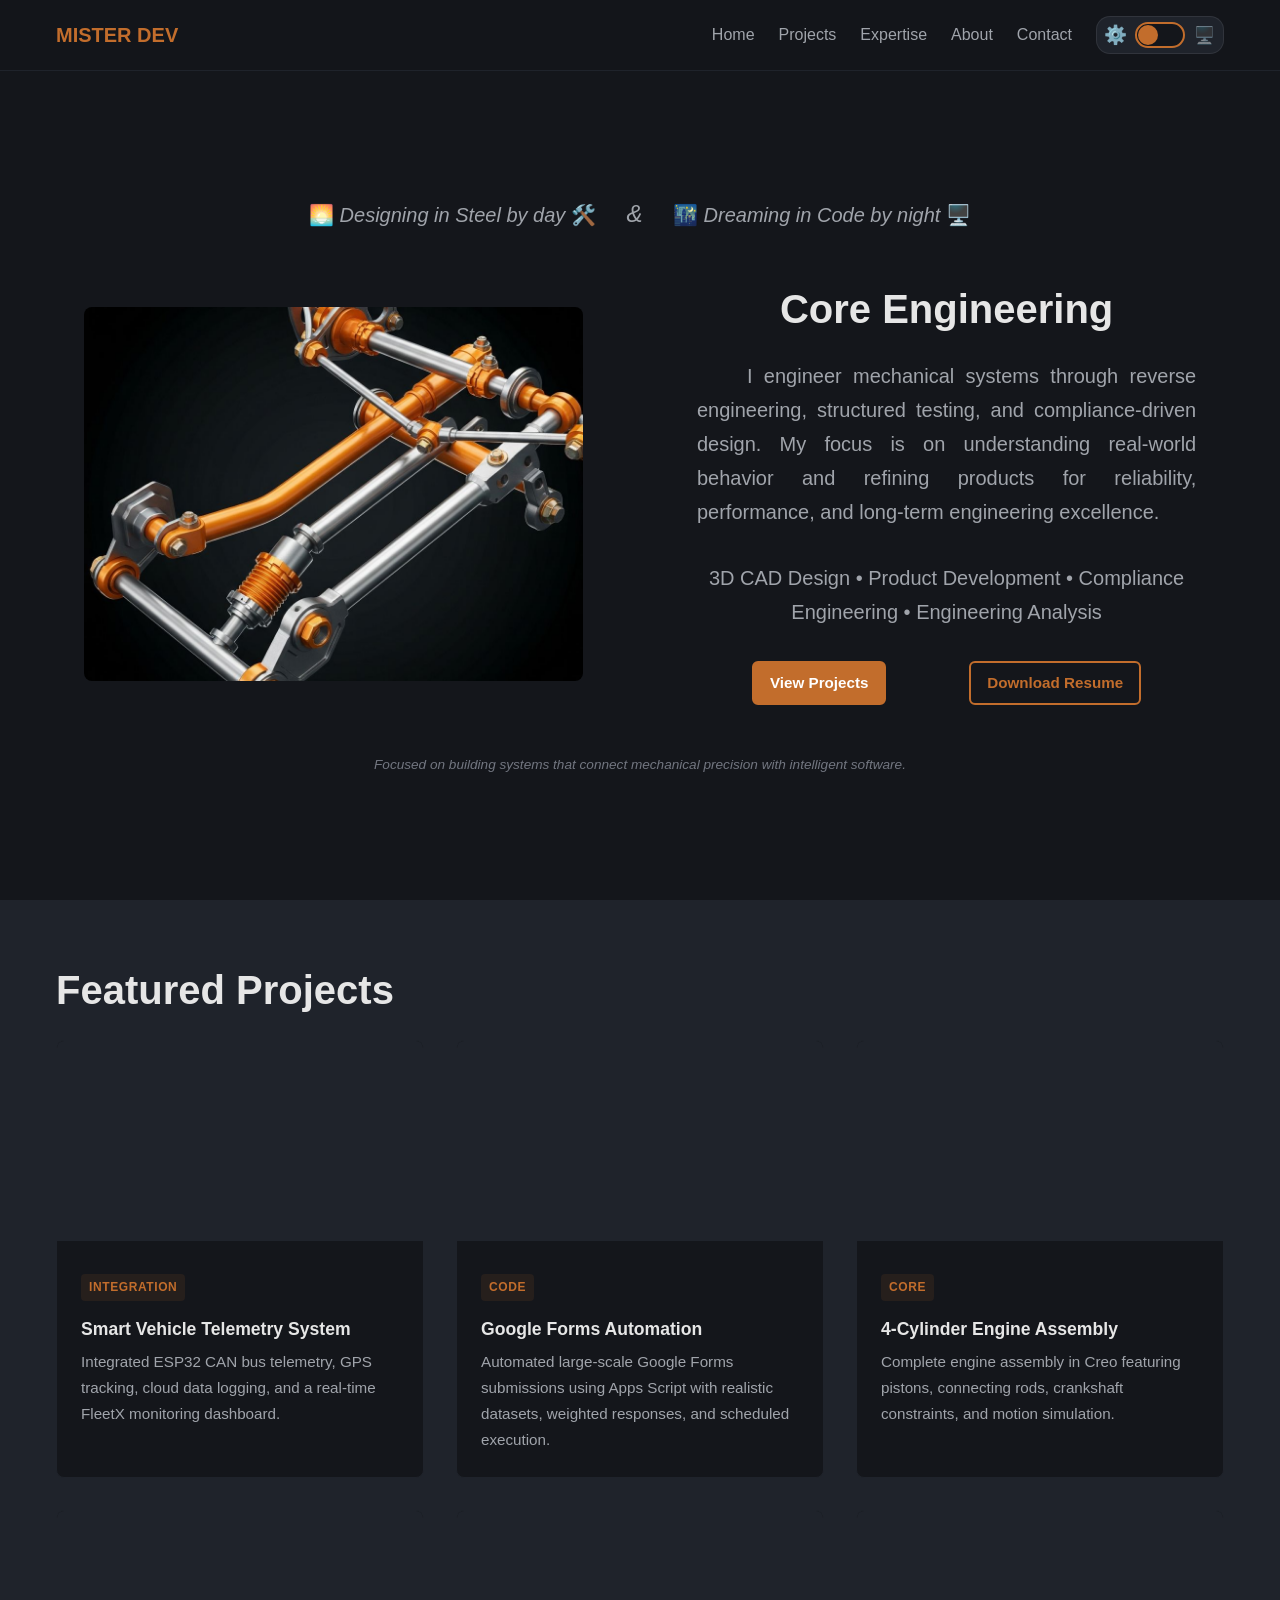
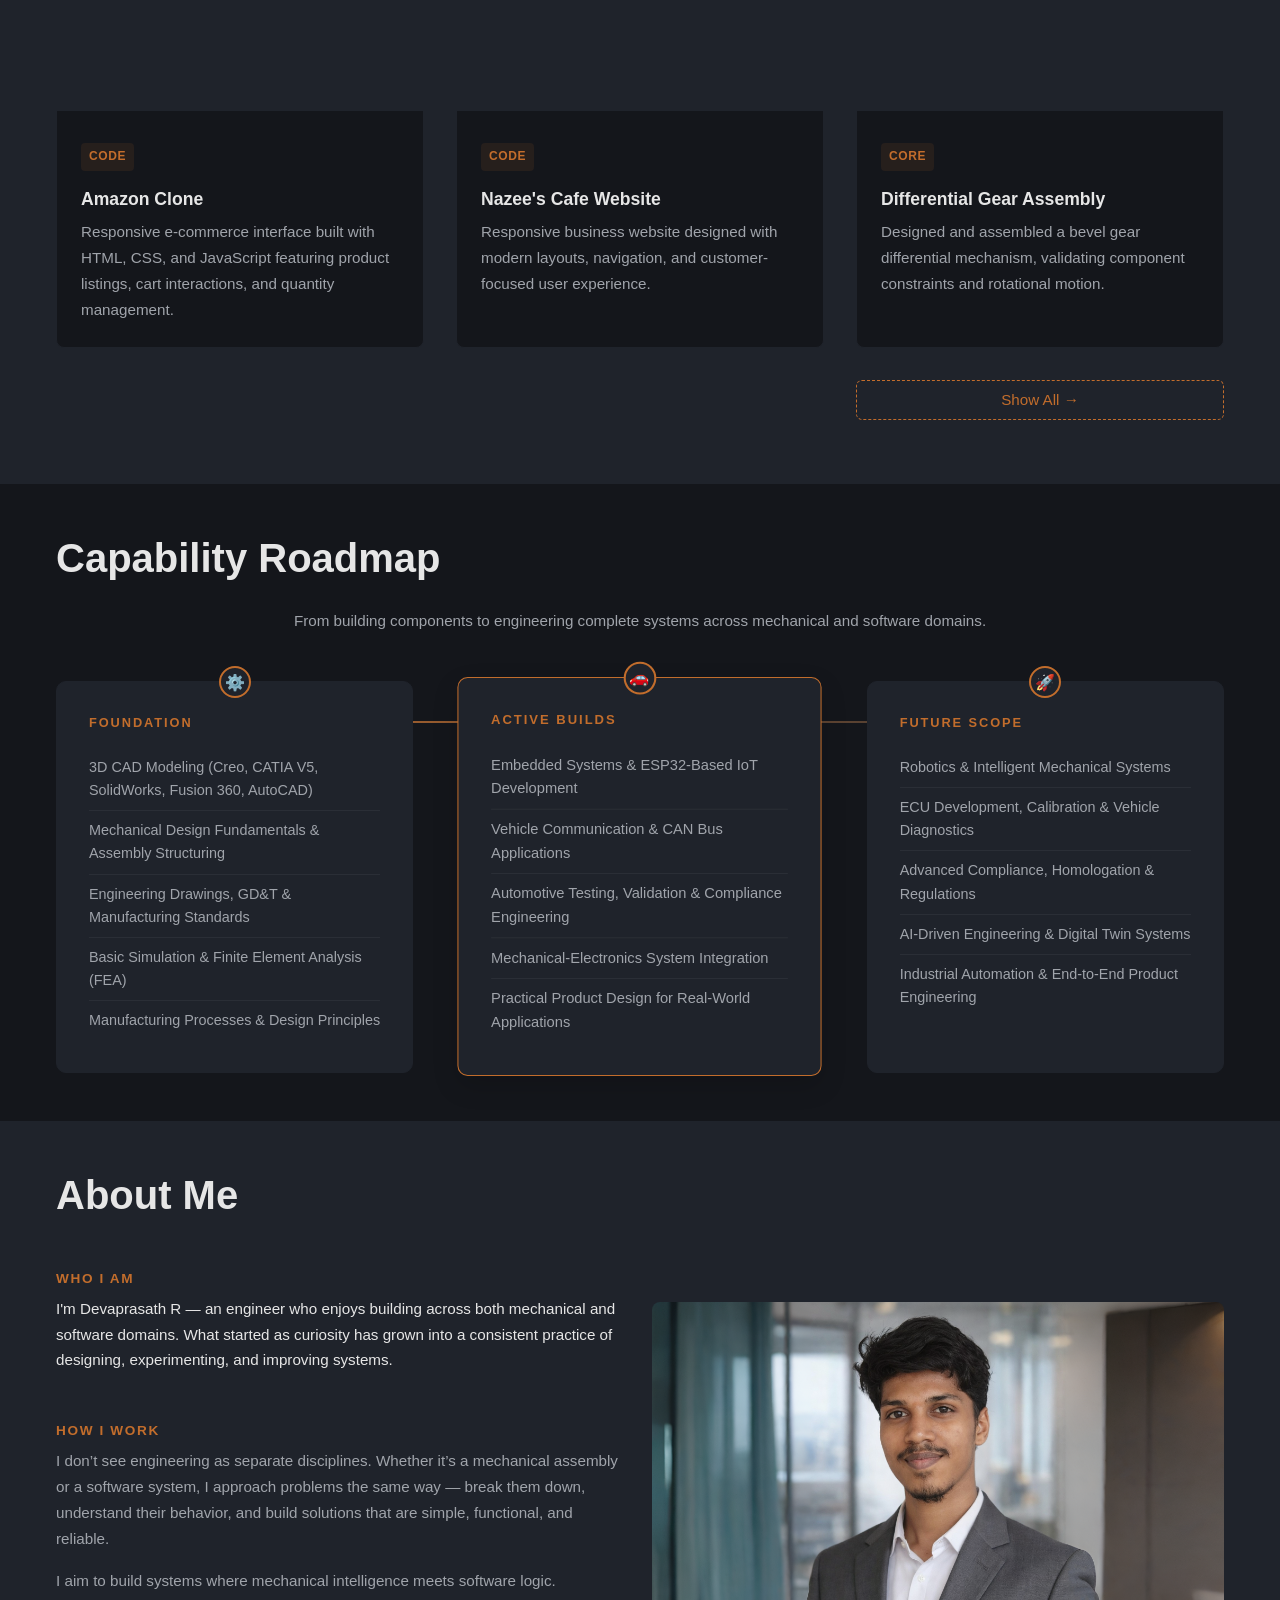
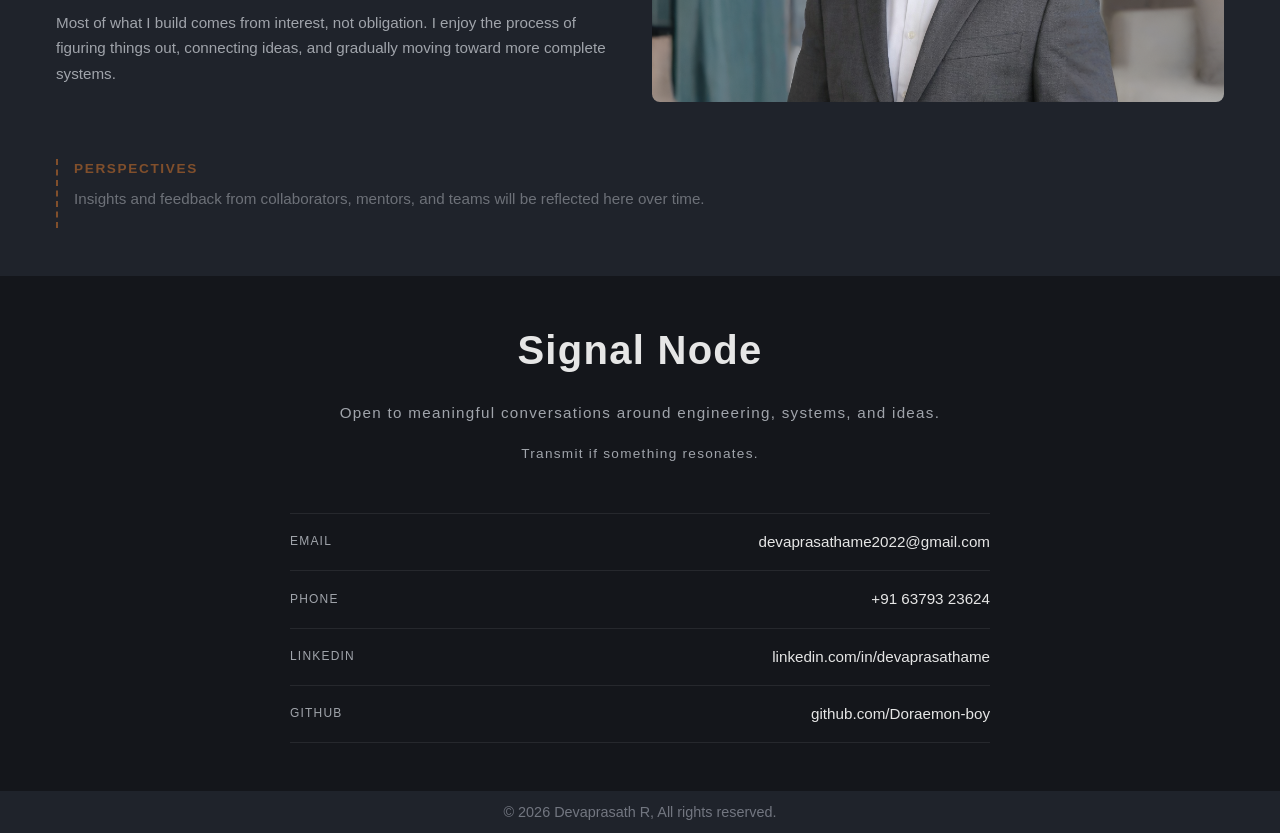
<file: public/index.html>
<!DOCTYPE html>
<html lang="en">
<head>
  <meta charset="UTF-8" />
  <meta name="viewport" content="width=device-width, initial-scale=1.0" />
  <title>Devaprasath R | Engineer Portfolio</title>
  <meta name="description" content="Engineering portfolio showcasing expertise in core engineering and code engineering." />
  <link rel="stylesheet" href="./css/styles.css" />
</head>
<body data-mode="Core">
  <!-- Navigation -->
  <nav>
    <div class="container">
      <div class="nav-logo"><a href="#about">MISTER DEV</a></div>
      <div class="nav-menu">
        <div class="mode-switcher">
          <div class="mode-icon" id="modeLabelCore">⚙️</div>
          <button class="mode-toggle" id="modeToggle" ></button>
          <div class="mode-icon" id="modeLabelCode">🖥️</div>
        </div>
        <ul class="nav-links" id="navLinks">
          <li><a href="#heroSection">Home</a></li>
          <li><a href="#projectsSection">Projects</a></li>
          <li><a href="#expertiseSection">Expertise</a></li>
          <li><a href="#aboutSection">About</a></li>
          <li><a href="#contactSection">Contact</a></li>
        </ul>
        <button class="nav-toggle" id="navToggle" aria-label="Toggle navigation">☰</button>
      </div>
    </div>
  </nav>

  <!-- Main -->
  <main>
    <!-- Hero Section -->
    <section id="heroSection" class="hero-section">
      <div class="container">
        <!-- Quote 1 -->
        <p class="hero-quote" id="heroMainQuote">
          <span class="quote1logo quote1text">🌅</span>
          <span class="quote1text">Designing in Steel by day</span>
          <span class="quote1logo quote1text">🛠️</span>
          <br class="mobile-br">
          <span class="quote1span">&</span>
          <br class="mobile-br">
          <span class="quote1logo quote1text">🌃</span>
          <span class="quote1text">Dreaming in Code by night</span>
          <span class="quote1logo quote1text">🖥️</span>
        </p>

        <!-- Main Layout -->
        <div class="hero-layout">
          <div class="hero-image">
            <img id="heroImage" src="" alt="Engineering" />
          </div>

          <div class="hero-text">

            <!-- Title -->
            <h2 id="heroTitle" class="hero-title"></h2>

            <!-- Description -->
            <p class="hero-description" id="heroDescription"></p>

            <!-- Intrests -->
            <p class="hero-interests" id="heroInterests"></p>

            <!-- Actions -->
            <div class="hero-actions">
              <a href="#projects" class="btn btn-primary">View Projects</a>
              <a href="./resume.pdf" class="btn btn-outline">Download Resume</a>
            </div>
          </div>
        </div>
        
        <!-- Quote 2 -->
        <p class="hero-quote" id="heroEndQuote">Focused on building systems that connect mechanical precision with intelligent software.</p>
      </div>
    </section>

   <!-- Projects Section -->
    <section id="projectsSection" class="projects-section">
      <div class="container">
        <div class="project-title">
          <h2>Featured Projects</h2>
        </div>
    
        <div class="projects-grid">
          <!-- Projects list -->
          <div id="projectWrapper" class="project-wrapper">
            <!-- JS will generate all projects here -->
          </div>

          <!-- Show All Button -->
          <div class="show-all-card" id="showAllBtn">
              <h3>Show All </h3>
          </div>
  
          <!-- Popup Modal -->
          <div id="projectsModal" class="projects-modal">
            <div class="modal-content">
              <div class="modal-header">
                <h3>All Projects</h3>

                <button id="closeBtn" class="modal-close" aria-label="Close">&times;</button>
              </div>
  
              <div class="modal-grid" id="modalGrid">
                <!-- JS will clone all projects here -->
              </div>
            </div>
          </div>
        </div>
      </div>
    </section>

    <!-- Expertise Section -->
    <section id="expertiseSection" class="expertise-section">
      <div class="container">

        <div class="expertise-title">
          <h2>Capability Roadmap</h2>
          <p class="expertise-subtitle">
            From building components to engineering complete systems across mechanical and software domains.
          </p>
        </div>

        <div id="expertiseMap" class="expertise-map">

          <!-- FOUNDATION -->

          <!-- ACTIVE BUILD -->

          <!-- FUTURE -->

        </div>
      </div>
    </section>

    <!-- About Section -->
    <section id="aboutSection" class="about-section">
      <div class="container">
        <div class="about-title">
          <h2>About Me</h2>
        </div>
    
        <div class="about-content">
          <div class="about-block">
            <!-- WHO I AM -->
            <div id="whoIAm"></div>

            <!-- HOW I WORK -->
            <div id="howIAm"></div>
          </div>
          <div class="about-block">          
            <!-- FUTURE / OTHERS VIEW -->
            <img src="./images/about-hero.png" alt="Devaprasath R" class="about-image" />
            <div id="perspectives" class="about-placeholder"></div>
          </div>
        </div>
      </div>
    </section>

    <!-- Contact Section -->    
    <section id="contactSection" class="contact-section">
      <div class="container">
        <!-- Contact header -->
        <div id="contactHeader" class="contact-title"></div>
        <!-- Contact panel -->
        <div id="contactPanel" class="contact-panel"></div>
      </div>
    </section>
  </main>

  <!-- Footer -->
  <footer>
    <div class="container">
      <p>&copy; 2026 Devaprasath R, All rights reserved.</p>
    </div>
  </footer>

  <!-- Scripts -->
  <script src="./js/main.js" type="module"></script>
</body>
</html>
</file>
<file: public/css/styles.css>
/* ============================================
   CSS RESET & NORMALIZE
   ============================================ */

*,
*::before,
*::after {
  margin: 0;
  padding: 0;
  box-sizing: border-box;
  scrollbar-width: thin;
}

/* ============================================
   DESIGN TOKENS - BASE + SEMANTIC
   ============================================ */

:root {
  /* BASE COLORS */
  --color-bg-primary: #14161b;
  --color-bg-secondary: #1f232b;

  --color-accent-primary: #c26d2c;
  --color-accent-light: #c26d2c1A;

  --color-accent-primary2: #3a7bd5;
  --color-accent-light2: #3a7bd51A;

  --color-text-primary: #e6e6e6;
  --color-text-secondary: #a0a4ab;
  --color-text-tertiary: #727680;

  --color-border: rgba(255, 255, 255, 0.08);

  /* SEMANTIC */
  --bg: var(--color-bg-primary);
  --surface: var(--color-bg-secondary);

  --text-primary: var(--color-text-primary);
  --text-secondary: var(--color-text-secondary);
  --text-tertiary: var(--color-text-tertiary);

  --accent: var(--color-accent-primary);
  --accent-light: var(--color-accent-light);

  --border: var(--color-border);
  --text-on-accent: #ffffff;

  /* SPACING */
  --spacing-xs: 4px;
  --spacing-sm: 8px;
  --spacing-md: 16px;
  --spacing-lg: 24px;
  --spacing-xl: 32px;
  --spacing-2xl: 48px;
  --spacing-3xl: 64px;

  /* TRANSITIONS */
  --transition-smooth: all 0.4s cubic-bezier(0.25, 0.46, 0.45, 0.94);
  --transition-fast: all 0.2s cubic-bezier(0.25, 0.46, 0.45, 0.94);
}

/* ============================================
   HTML and BODY
   ============================================ */

html {
  scrollbar-color: var(--accent) transparent;
  scroll-behavior: smooth;
  font-size: 100%;
}

html[data-mode="Code"] {
  --accent: var(--color-accent-primary2);
  --accent-light: var(--color-accent-light2);
}

body {
  font-family: -apple-system, BlinkMacSystemFont, 'Segoe UI', Roboto, Oxygen, Ubuntu, Cantarell, sans-serif;
  font-size: 16px;
  line-height: 1.6;
  color: var(--text-primary);
  background-color: var(--bg);
  overflow-x: hidden;
}

/* ============================================
   TYPOGRAPHY
   ============================================ */

h1 {
  font-size: clamp(1.9rem, 5vw, 3.5rem);  
  font-weight: 700;
  line-height: 1.2;
  letter-spacing: -0.02em;
  color: var(--text-primary);
  margin-bottom: var(--spacing-lg);
}

h2 {
  font-size: clamp(1.75rem, 4vw, 2.5rem);
  font-weight: 600;
  line-height: 1.3;
  color: var(--text-primary);
  margin-bottom: var(--spacing-lg);
}

h3 {
  font-size: clamp(1.25rem, 3vw, 1.75rem);
  font-weight: 600;
  line-height: 1.4;
  color: var(--text-primary);
  margin-bottom: var(--spacing-md);
}

p {
  color: var(--text-secondary);
  margin-bottom: var(--spacing-md);
  line-height: 1.7;
}

a {
  color: var(--accent-primary);
  text-decoration: none;
  transition: var(--transition-fast);
}

a:hover {
  color: var(--accent-light);
}

/* ============================================
   LAYOUT UTILITIES
   ============================================ */

.container {
  max-width: 1200px;
  margin: 0 auto;
  padding: 0 var(--spacing-md);
}

@media (min-width: 640px) {
  .grid-cols-2 {
    grid-template-columns: repeat(2, 1fr);
  }
}

@media (min-width: 1024px) {
  .grid-cols-3 {
    grid-template-columns: repeat(3, 1fr);
  }
}

/* ============================================
   BUTTONS & INTERACTIVE ELEMENTS
   ============================================ */

.btn {
  padding: var(--spacing-sm) var(--spacing-md);
  border: none;
  border-radius: 6px;
  font-weight: 600;
  cursor: pointer;
  transition: var(--transition-smooth);
  font-size: 0.95rem;
}

.btn-primary {
  background-color: var(--accent);
  color: var(--text-on-accent);
  border: 2px solid var(--accent);
}

.btn-primary:hover {
  background-color: rgba(194, 109, 44, 0.75);
  color: var(--text-on-accent);
}

.btn-outline {
  background-color: transparent;
  border: 2px solid var(--accent);
  color: var(--accent);
}

.btn-outline:hover {
  background-color: rgba(194, 109, 44, 0.25);
  color: var(--text-on-accent);
}

.btn:active {
  transform: scale(0.97);
}

/* ============================================
   NAVBAR
   ============================================ */

nav {
  position: fixed;
  top: 0;
  left: 0;
  right: 0;
  background-color: rgba(20, 22, 27, 0.95);
  backdrop-filter: blur(10px);
  z-index: 1000;
  padding: var(--spacing-sm) 0;
  border-bottom: 1px solid var(--surface);
}

nav .container {
  display: flex;
  align-items: center;
  justify-content: space-between;
}

.nav-logo {
  font-size: 1.25rem;
  font-weight: 700;
  color: var(--accent);
  transition: var(--transition-fast);
  cursor: pointer;
}

.nav-logo:hover {
  opacity: 0.8;
}

.nav-menu {
  display: flex;
  align-items: center;
  gap: var(--spacing-lg);
}

.nav-links {
  display: none;
  list-style: none;
  flex-direction: column;
  gap: var(--spacing-lg);
}

.nav-links a {
  color: var(--text-secondary);
  font-weight: 500;
  transition: var(--transition-fast);
}

.nav-links a:hover {
  color: var(--accent);
}

.nav-toggle {
  display: block;
  background: none;
  border: none;
  color: var(--text-primary);
  font-size: 1.8rem;
  cursor: pointer;
  padding: var(--spacing-sm);
}

.nav-links.active {
  display: flex;
}

@media (max-width: 1023px) {
  .nav-links {
    position: absolute;
    top: 70px;
    right: 20px;
    background: var(--surface);
    padding: var(--spacing-md);
    border-radius: 8px;
    flex-direction: column;
    gap: var(--spacing-md);
    width: 200px;
  }
}

@media (min-width: 1024px) {
  nav{
    padding: var(--spacing-md) 0;
  }
  .nav-menu {
    flex-direction: row-reverse;
  }
  .nav-links {
    display: flex;
    flex-direction: row;
  }
  .nav-toggle{
    display: none;
  }
}

/* ============================================
   MODE SWITCHER
   ============================================ */

.mode-switcher {
  width: auto;
  gap: var(--spacing-sm);
  padding: var(--spacing-xs) var(--spacing-sm);
  display: flex;
  align-items: center;
  justify-content: space-evenly;
  background-color: var(--surface);
  border: 1px solid var(--border);
  border-radius: 14px;
}

.mode-icon {
  font-size: 1.1rem;
  opacity: 0.5;
  transform: scale(0.95);
  transition: var(--transition-fast);
}

body[data-mode="Core"] .mode-icon:first-child,
body[data-mode="Code"] .mode-icon:last-child {
  opacity: 1;
  transform: scale(1.05);
}

.mode-toggle {
  position: relative;
  width: 50px;
  height: 26px;
  background-color: var(--bg);
  border: 2px solid var(--accent);
  border-radius: 26px;
  cursor: pointer;
}

.mode-toggle::after {
  content: '';
  position: absolute;
  top: 6%;
  left: 3%;
  width: 20px;
  height: 20px;
  background-color: var(--accent);
  border-radius: 50%;
  transition: var(--transition-smooth);
}

body[data-mode="Code"] .mode-toggle::after {
  transform: translateX(23px);
}

.mode-toggle:hover {
  border-color: var(--accent);
  transform: scale(1.05);
}

.mode-icon:hover {
  opacity: 1;
}

/* ============================================
   HERO SECTION
   ============================================ */

.hero-section {
  margin-top: 70px;
  padding: var(--spacing-lg) 0;
  min-height: calc(100vh - 70px);
  display: flex;
  flex-direction: column;
  justify-content: center;
  position: relative;
}

.hero-section .container {
  display: flex;
  flex-direction: column;
  gap: var(--spacing-2xl);
}

.hero-quote {
  text-align: center;
  font-size: 1.25rem;
  color: var(--text-secondary);
  font-style: italic;
  margin: 0;
}

body[data-mode="Core"] .quote1text:nth-child(1),
body[data-mode="Code"] .quote1text:nth-last-child(1) ,
body[data-mode="Core"] .quote1text:nth-child(2),
body[data-mode="Code"] .quote1text:nth-last-child(2) ,
body[data-mode="Core"] .quote1text:nth-child(3),
body[data-mode="Code"] .quote1text:nth-last-child(3) {
  animation: breathe 3s ease-in-out infinite;
}

@keyframes breathe {
  0%,100% {
    text-shadow: 0 0 8px currentColor;
  }

  50% {
    text-shadow: 0 0 12px currentColor;
    text-shadow: 0 0 25px currentColor;
  }
}

.quote1logo {
  font-style: normal;
}

.hero-layout {
  display: flex;
  flex-direction: column;
  gap: max(var(--spacing-xl), 5%);
}

.hero-title {
  text-align: center;
}

.hero-text {
  width: 100%;
}

.hero-description {
  text-indent: 50px;
  text-align: justify;
  font-size: clamp(1rem, 2vw, 1.25rem);
  color: var(--text-secondary);
  margin: 0 auto;
  margin-bottom: var(--spacing-xl);
  max-width: 90%;
}

.hero-interests {
  text-align: center;
  font-size: 8px;
  font-size: clamp(0.75rem, 2vw, 1.25rem);
  color: var(--text-secondary);
  margin: 0 auto;
  margin-bottom: var(--spacing-xl);
  max-width: 90%;
}

.hero-image {
  width: 100%;
  display: flex;
  animation: slideInImage 0.6s ease-out;
}

.hero-image img {
  width: 90%;
  margin: auto;
  max-width: 100%;
  border-radius: 8px;
  aspect-ratio: 4 / 3;
  object-fit: cover;
}

.hero-quote:last-of-type {
  font-size: 0.85rem;
  color: var(--text-tertiary);
}

.hero-actions {
  display: flex;
  flex-direction: row;
  align-items: stretch;
  justify-content: space-evenly;  
}

@media (min-width: 1024px) {
  .mobile-br {
    display: none;
  }

  .quote1span {
    font-size: 1.5rem;
    padding: 0 25px;
  }

  .hero-layout {
    flex-direction: row;
  }

  .hero-layout > div {
    width: 48%;
  }

  body[data-mode="Code"] .hero-layout {
    flex-direction: row-reverse;
  }
}

/* ============================================
   PROJECTS SECTION
   ============================================ */

.projects-section {
  background-color: var(--surface);
  padding: var(--spacing-3xl) 0;
}

.projects-grid {
  display: grid;
  grid-template-columns: 1fr;
  gap: var(--spacing-xl);

  --project-preview-count:3;
}

.project-wrapper {
  display: contents;
}

@media (min-width: 640px) {
  .projects-grid {
    grid-template-columns: repeat(2, 1fr);
  
    --project-preview-count:4;
  }
}

@media (min-width: 1024px) {
  .projects-grid {
    grid-template-columns: repeat(3, 1fr);
  
    --project-preview-count:6;
  }
}

.project-card {
  background-color: var(--bg);
  border: 1px solid var(--surface);
  border-radius: 8px;
  overflow: hidden;
  transition: var(--transition-smooth);
  cursor: pointer;
}

.project-card:hover {
  border-color: var(--accent);
  transform: translateY(-4px);
}

.project-card.hidden {
  display: none;
}

.project-image {
  width: 100%;
  height: 200px;
  object-fit: cover;
  background-color: var(--surface);
}

.project-body {
  padding: var(--spacing-lg);
}

.project-tag {
  display: inline-block;
  font-size: 0.75rem;
  font-weight: 700;
  color: var(--accent);
  background-color: var(--accent-light);
  padding: var(--spacing-xs) var(--spacing-sm);
  border-radius: 4px;
  margin-bottom: var(--spacing-md);
  text-transform: uppercase;
  letter-spacing: 0.05em;
}

.project-card h3 {
  color: var(--text-primary);
  margin-bottom: var(--spacing-sm);
  font-size: 1.1rem;
}

.project-card p {
  font-size: 0.95rem;
  color: var(--text-secondary);
  margin-bottom: 0;
}

/* Show All Card */
.show-all-card {
  grid-column: auto;
  grid-row: auto;
  display: flex;
  align-items: center;
  justify-content: center;
  border: 1px dashed var(--accent);
  background: transparent;
  padding: var(--spacing-md);
  height: 40px;
  border-radius: 6px;
  cursor: pointer;
  transition: var(--transition-smooth);
}

@media (min-width: 640px) {
  .show-all-card {
    grid-column: 2;
    grid-row: 3;
  }
}

@media (min-width: 1024px) {
  .show-all-card {
    grid-column: 3;
    grid-row: 3;
  }
}

.show-all-card h3 {
  color: var(--accent);
  font-size: 0.95rem;
  font-weight: 500;
  margin: 0;
}

.show-all-card:hover {
  background: rgba(194, 109, 44, 0.08);
  transform: translateY(-2px);
  border-style: solid;
}

.show-all-card:hover h3 {
  color: var(--accent);
}

.show-all-card h3::after {
  content: "→";
  display: inline-block;
  transition: transform 0.25s ease;
}

.show-all-card:hover h3::after {
  transform: translateX(8px);
}

/* Modal */
.projects-modal {
  position: fixed;
  top: 0;
  left: 0;
  width: 100%;
  height: 100%;
  background: rgba(0,0,0,0.7);
  display: none;
  justify-content: center;
  align-items: center;
  z-index: 1000;
}

.projects-modal.active {
  display: flex;
}

.modal-content {
  background: var(--bg);
  padding: 0 var(--spacing-xl);
  padding-bottom: var(--spacing-xl);
  width: 90%;
  max-width: 1000px;
  border-radius: 10px;
  display: flex;
  flex-direction: column;
  position: relative;
}

.modal-header {
  position: sticky;
  top: 0;
  left: 0;
  right: 0;
  z-index: 999;
  background-color: var(--bg);
  padding: var(--spacing-lg);
  display: flex;
  justify-content: space-between;
  align-items: center;
}

.modal-header::before {
  content: "";
  position: absolute;
  top: -6px;
  left: 0;
  right: 0;
  height: 6px;
  background: var(--bg);
}

.modal-header h3 {
  margin: auto;
}

.modal-close {
  width: 40px;
  height: 40px;
  display: grid;
  place-items: center;
  background: transparent;
  border: none;
  color: var(--text-primary);
  font-size: 2.5rem;
  line-height: 1;
  cursor: pointer;
  transition: transform 0.25s ease, color 0.25s ease;
}

.modal-close:hover {
  transform: rotate(90deg);
  color: var(--accent);
}

/* Smooth modal animation */
.projects-modal {
  opacity: 0;
  pointer-events: none;
  transition: opacity 0.3s ease;
}

.projects-modal.active {
  opacity: 1;
  pointer-events: all;
}

.modal-content {
  transition: all 0.35s ease;
  max-height: 80vh;
  overflow-y: auto;
  scroll-behavior: smooth;
}

.projects-modal.active .modal-content {
  transform: translateY(0) scale(1);
  opacity: 1;
}

/* Modal grid */
.modal-grid {
  display: grid;
  grid-template-columns: repeat(auto-fit, minmax(250px, 1fr));
  gap: var(--spacing-lg);
  padding-top: var(--spacing-lg);
}


/* ============================================
   EXPERTISE SECTION
   ============================================ */

.expertise-section {
  padding: var(--spacing-2xl) 0;
}

.expertise-section .container {
  display: flex;
  flex-direction: column;
  gap: var(--spacing-2xl);
}

.expertise-subtitle {
  margin: var(--spacing-sm) auto 0;
  text-align: center;
  color: var(--text-secondary);
  font-size: 0.95rem;
  max-width: 700px;
}

.expertise-map {
  display: grid;
  grid-template-columns: 1fr;
  gap: var(--spacing-2xl);
  position: relative;
}

@media (min-width: 1024px) {
  .expertise-map::before {
    content: "";
    position: absolute;
    top: 40px;
    left: 5%;
    width: 90%;
    height: 2px;
    background: linear-gradient(
      to right,
      var(--accent),
      rgba(150, 150, 150, 0.2)
    );
    z-index: 0;
  }
  .expertise-map {
    grid-template-columns: repeat(3, 1fr);
    align-items: stretch;
  }
}

.expertise-level {
  display: flex;
  flex-direction: column;
  height: 100%;
  background-color: var(--surface);
  padding: var(--spacing-xl);
  border-radius: 10px;
  border: 1px solid var(--surface);
  position: relative;
  z-index: 1;
  transition: var(--transition-smooth);
}

.expertise-level h3 {
  color: var(--accent);
  margin-bottom: var(--spacing-md);
  font-size: 0.8rem;
  letter-spacing: 0.15em;
  text-transform: uppercase;
}

.expertise-list {
  list-style: none;
  flex-grow: 1;
}

.expertise-level.highlight {
  border-color: var(--accent);
  box-shadow: 0 10px 25px rgba(0,0,0,0.15);
  transform: scale(1.02);
}

.expertise-list li {
  padding: var(--spacing-sm) 0;
  border-bottom: 1px solid rgba(255,255,255,0.05);
  color: var(--text-secondary);
  font-size: 0.9rem;
  transition: var(--transition-smooth);
}

.expertise-list li:hover {
  color: var(--text-primary);
  transform: translateX(4px);
}

.expertise-list li:last-child {
  border-bottom: none;
}

.expertise-level::before {
  content: attr(data-icon);
  position: absolute;
  top: -16px;
  left: 50%;
  transform: translateX(-50%);
  width: 32px;
  height: 32px;
  display: flex;
  align-items: center;
  justify-content: center;
  font-size: 16px;
  background: var(--surface);
  border: 2px solid var(--accent);
  border-radius: 50%;
  z-index: 2;
}

/* ============================================
   ABOUT SECTION
   ============================================ */

.about-section {
  background-color: var(--surface);
  padding: var(--spacing-2xl) 0;
}

.about-title h2 {
  margin-bottom: var(--spacing-md);
}

.about-content {
  display: grid;
  grid-template-columns: 1fr;
  gap: var(--spacing-lg);
  align-items: center;
  padding-top: var(--spacing-xl);
}

@media (min-width: 640px) {
  .about-content {
    grid-template-columns: 1fr 1fr;
  }

  .about-image {
    grid-column: 2;
    grid-row: 1;
  }
}

@media (min-width: 1024px) {
  .about-block:last-of-type {
    display: contents;
  }

  .about-placeholder {
    grid-column:1 / -1;
  }
}

.about-content p {
  color: var(--text-secondary);
  font-size: 1rem;
  line-height: 1.8;
}

.about-content p {
  color: var(--text-primary);
  font-weight: 500;
  font-size: 1.1rem;
}

.about-image {
  width: 100%;
  max-height: 400px;
  border-radius: 8px;
  aspect-ratio: 1;
  object-fit: cover;
  background-color: var(--surface);
}

.about-block {
  margin-bottom: var(--spacing-xl);
  display: flex;
  flex-direction: column;
  gap: var(--spacing-xl);
}

.about-block h3 {
  color: var(--accent);
  font-size: 0.85rem;
  letter-spacing: 0.12em;
  text-transform: uppercase;
  margin-bottom: var(--spacing-sm);
}

.about-block p {
  color: var(--text-secondary);
  font-size: 0.95rem;
  line-height: 1.7;
}

/* First section slightly stronger */
.about-block .effect {
  color: var(--text-primary);
  font-weight: 500;
}

/* Placeholder styling */
.about-placeholder {
  opacity: 0.6;
  border-left: 2px dashed var(--accent);
  padding-left: var(--spacing-md);
}

.about-placeholder p {
  font-size: 0.95rem;
  font-weight: 400;
}

/* ============================================
   CONTACT SECTION
   ============================================ */

.contact-section {
  padding: var(--spacing-2xl) 0;
}

.contact-title {
  text-align: center;
  letter-spacing: 0.08em;
}

.contact-subtitle {
  font-size: 0.95rem;
  font-weight: 400;
}

.contact-subtitle.small {
  font-size: 0.85rem;
  font-weight: 300;
}

.contact-panel {
  max-width: 700px;
  margin: var(--spacing-2xl) auto 0;
  display: flex;
  flex-direction: column;
  gap: 0;
  border-top: 1px solid rgba(255,255,255,0.08);
  position: relative;
}

.contact-item {
  display: flex;
  justify-content: space-between;
  align-items: center;
  padding: var(--spacing-md) 0;
  text-decoration: none;
  border-bottom: 1px solid rgba(255,255,255,0.08);
  transition: var(--transition-smooth);
}

.contact-item .label {
  font-size: 0.75rem;
  letter-spacing: 0.1em;
  text-transform: uppercase;
  color: var(--text-secondary);
}

.contact-item .value {
  color: var(--text-primary);
  font-size: 0.95rem;
  text-align: right;
}

.contact-item:hover {
  transform: translateX(4px);
}

.contact-item:hover .value {
  color: var(--accent);
}

/* ============================================
   FOOTER
   ============================================ */

footer {
  background-color: var(--surface);
  border-top: 1px solid var(--surface);
  padding: var(--spacing-sm) 0;
  text-align: center;
}

footer p {
  margin-bottom: 0;
  color: var(--text-tertiary);
  font-size: 0.9rem;
}
</file>
